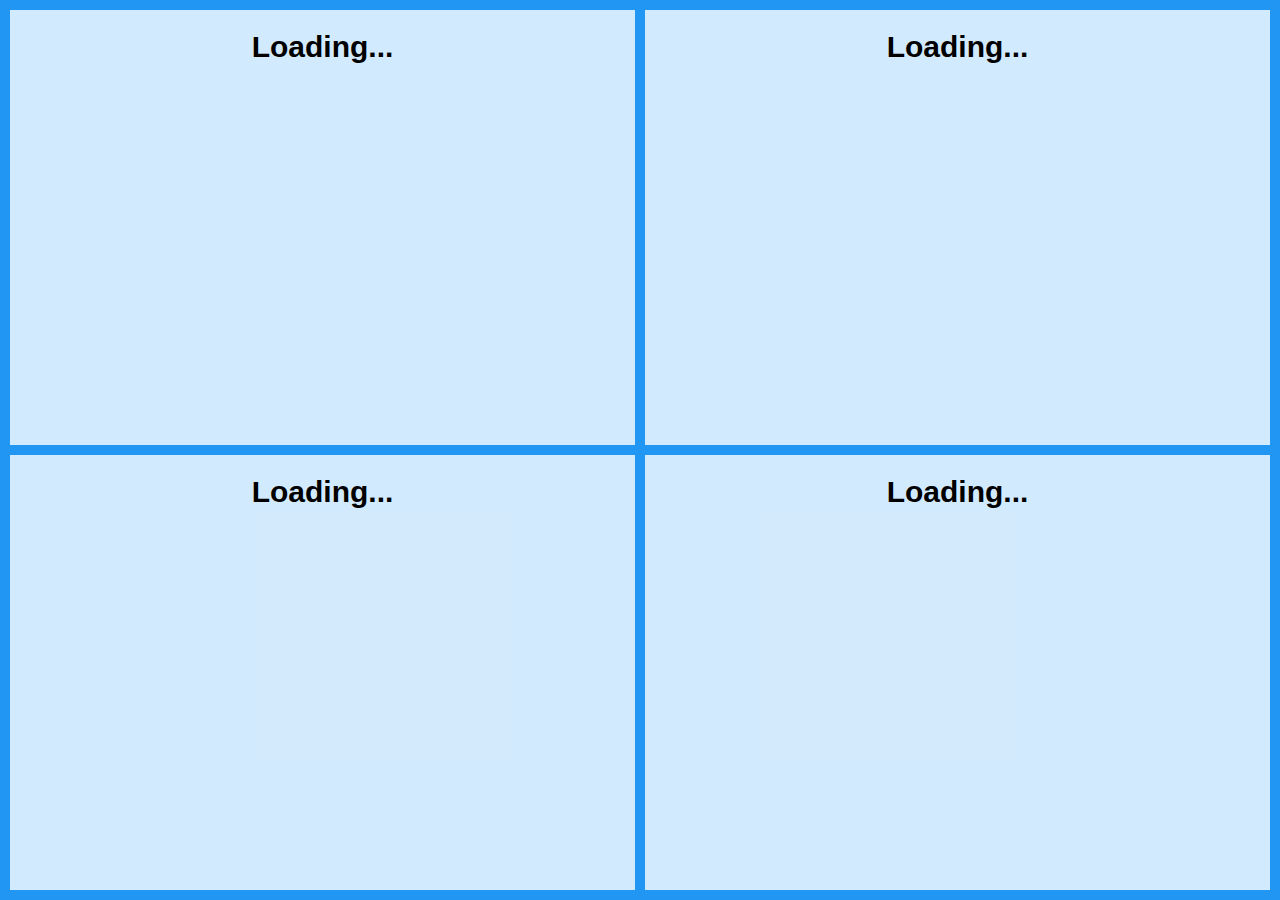
<file: ex_02/index.html>
<!DOCTYPE html>
<html lang="en">
<head>
    <meta charset="UTF-8">
    <title>Title</title>
    <link rel="stylesheet" type="text/css" href="style.css">
</head>
<body>
<div class="grid-container">
  <div class="async-image loading" id="item1"></div>
  <div class="async-image loading" id="item2"></div>
  <div class="async-image loading" id="item3"></div>
  <div class="async-image loading" id="item4"></div>
</div>
</body>
<script>
  //Wait 5sec and then call the loadImages function
  setTimeout(loadImages, 5000);

  //Used to load images
  function loadImages() {
      const images = ["https://cdn.pocket-lint.com/r/s/660x/assets/images/140427-apps-news-the-best-stupidest-and-most-famous-internet-memes-around-image22-gjp0v91lpa-jpg.webp",
      "https://i.redd.it/bptzx7ur4uj11.jpg",
      "https://c.tenor.com/QWdPngpHxZ8AAAAd/family-guy-css.gif",
      "https://cloud.netlifyusercontent.com/assets/344dbf88-fdf9-42bb-adb4-46f01eedd629/8dfc9ac6-7677-4770-9c98-5dd1eee56e6f/css-important-meme.png"]

      for (let i = 0; i < images.length; i++) {
          document.getElementById("item" + (i + 1)).style.backgroundImage = "url('" + images[i] + "')";
          document.getElementById("item" + (i + 1)).classList.remove("loading")
          document.getElementById("item" + (i + 1)).classList.add("loaded")
      }
  }
</script>
</html>
</file>
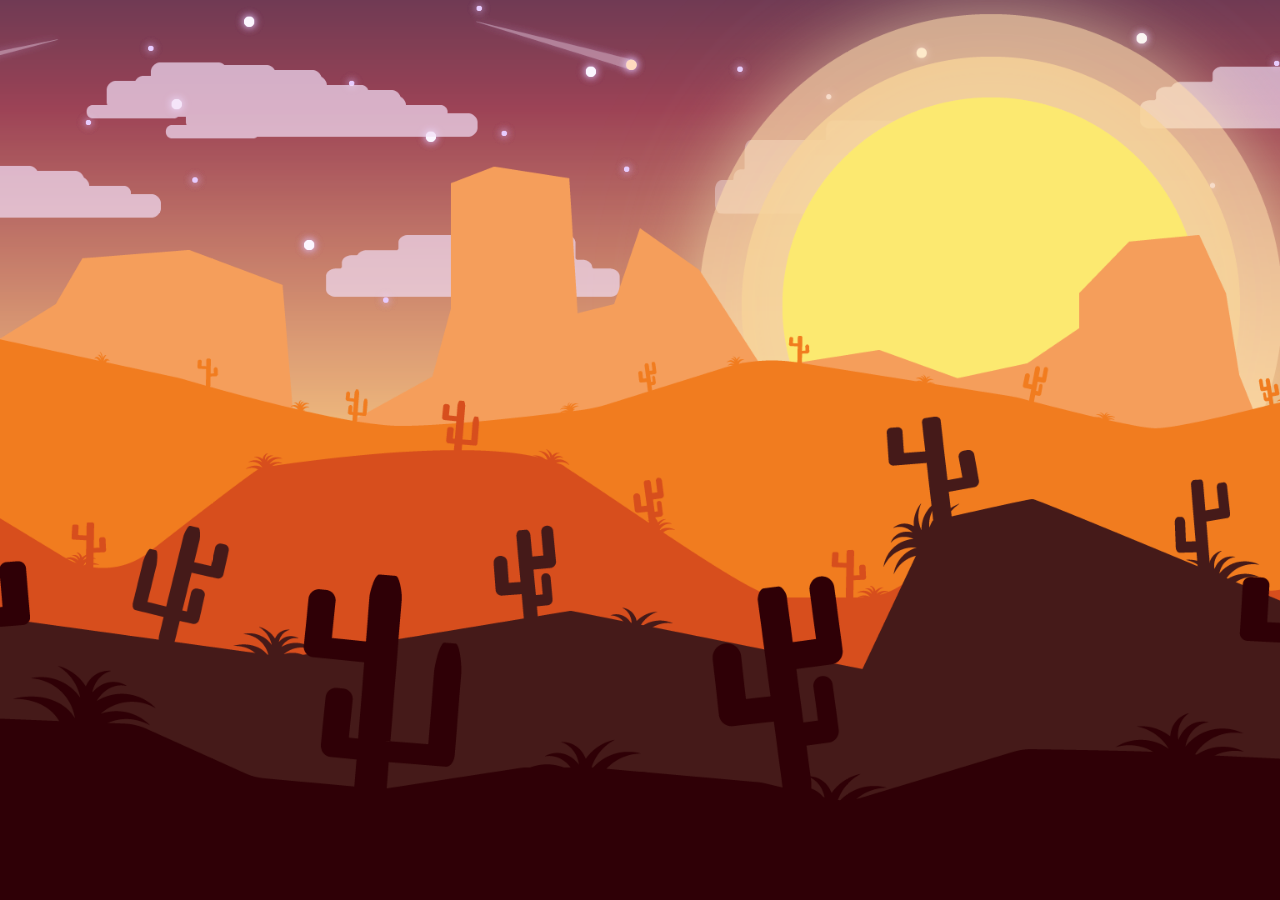
<file: ex_04/index.html>
<!DOCTYPE html>
<html lang="en">
<head>
    <meta charset="UTF-8">
    <title>Parallax</title>
    <style>
        body {
          margin: 0;
          padding: 0;
          overflow: hidden;
        }
        .parallax {
          position: fixed;
          top: 0;
          left: 0;
          width: 100%;
          height: 100%;
          pointer-events: none;
        }
        .parallax-layer {
          position: absolute;
          top: 0;
          left: 0;
          width: 100%;
          height: 100%;
          background-size: cover;
          background-position: center;
          will-change: transform;
        }
      </style>
</head>
<body>
    <div class="parallax">
        <div class="parallax-layer" style="background-image: url('assets/9\ Background.png');"></div>
        <div class="parallax-layer" style="background-image: url('assets/8\ Stars2.png');"></div>
        <div class="parallax-layer" style="background-image: url('assets/8\ Stars.png');"></div>
        <div class="parallax-layer" style="background-image: url('assets/7\ Clouds2.png');"></div>
        <div class="parallax-layer" style="background-image: url('assets/7\ Clouds.png');"></div>
        <div class="parallax-layer" style="background-image: url('assets/6\ Sun.png');"></div>
        <div class="parallax-layer" style="background-image: url('assets/5\ Mountains.png');"></div>
        <div class="parallax-layer" style="background-image: url('assets/4\ Layer4.png');"></div>
        <div class="parallax-layer" style="background-image: url('assets/3\ Layer3.png');"></div>
        <div class="parallax-layer" style="background-image: url('assets/2\ Layer2.png');"></div>
        <div class="parallax-layer" style="background-image: url('assets/1\ Layer1.png');"></div>
      </div>
</body>
<script src="ex_04.js"></script>
</html>
</file>
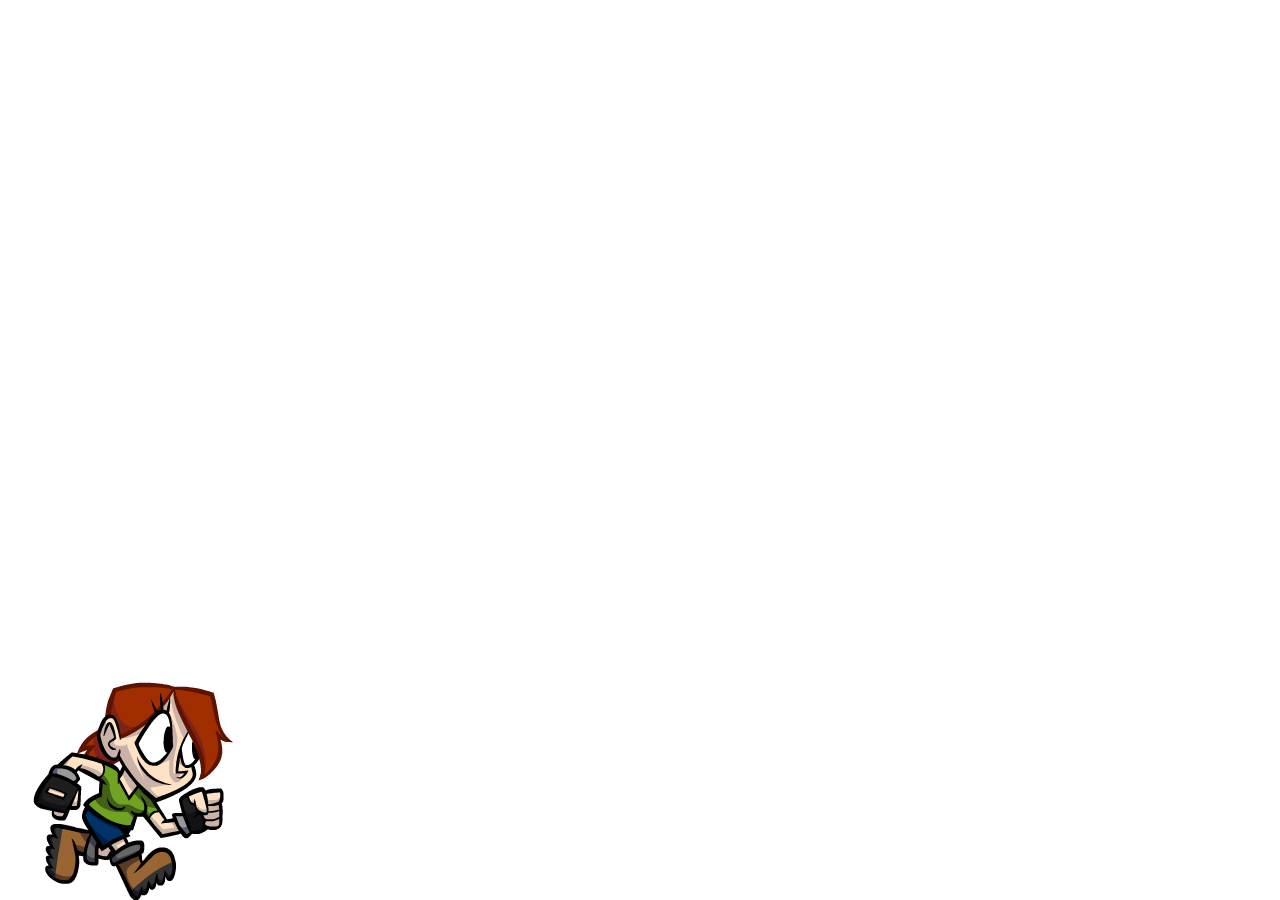
<file: ex_05/index.html>
<!DOCTYPE html>
<html lang="en">
<head>
    <meta charset="UTF-8">
    <title>Sprite sheet animation</title>
    <link rel="stylesheet" href="style.css">
</head>
<body>
<div id="character"></div>
</body>
<script src="ex_05.js"></script>
</html>
</file>
<file: ex_02/style.css>
body {
    margin: 0;
    padding: 0;
}
#item1 { grid-area: first; }
#item2 { grid-area: second; }
#item3 { grid-area: third; }
#item4 { grid-area: last; }

.grid-container {
    display: grid;
    grid-template-areas:
    'first second'
    'third last';
    grid-gap: 10px;
    background-color: #2196F3;
    padding: 10px;
    height: calc(100vh - 20px);
}

.grid-container > div {
    background-color: rgba(255, 255, 255, 0.8);
    text-align: center;
    padding: 20px 0;
    font-size: 30px;
    background-size: contain;
    background-repeat: no-repeat;
    background-position: center center;
}

[class*=loading]:before {
    content:"Loading...";
  }

.async-image.loading {
        font-weight: bold;
        font-family: sans-serif;
        font-size: 30px;
        animation:c1 1s linear infinite alternate;
}
@keyframes c1 {to{opacity: 0}}
</file>
<file: ex_05/style.css>
body {
    margin: 0;
    padding: 0;
    width: 100vw;
    height: 100vh;
    overflow: hidden;
}

#character {
    width: 256px;
    height: 256px;
    bottom: 0;
    position: absolute;
    animation: animate-sprite 600ms steps(6) infinite;
    background-image: url('walking.png');
}

@keyframes animate-sprite {
    0% { background-position: 0 0; } 
}
</file>
